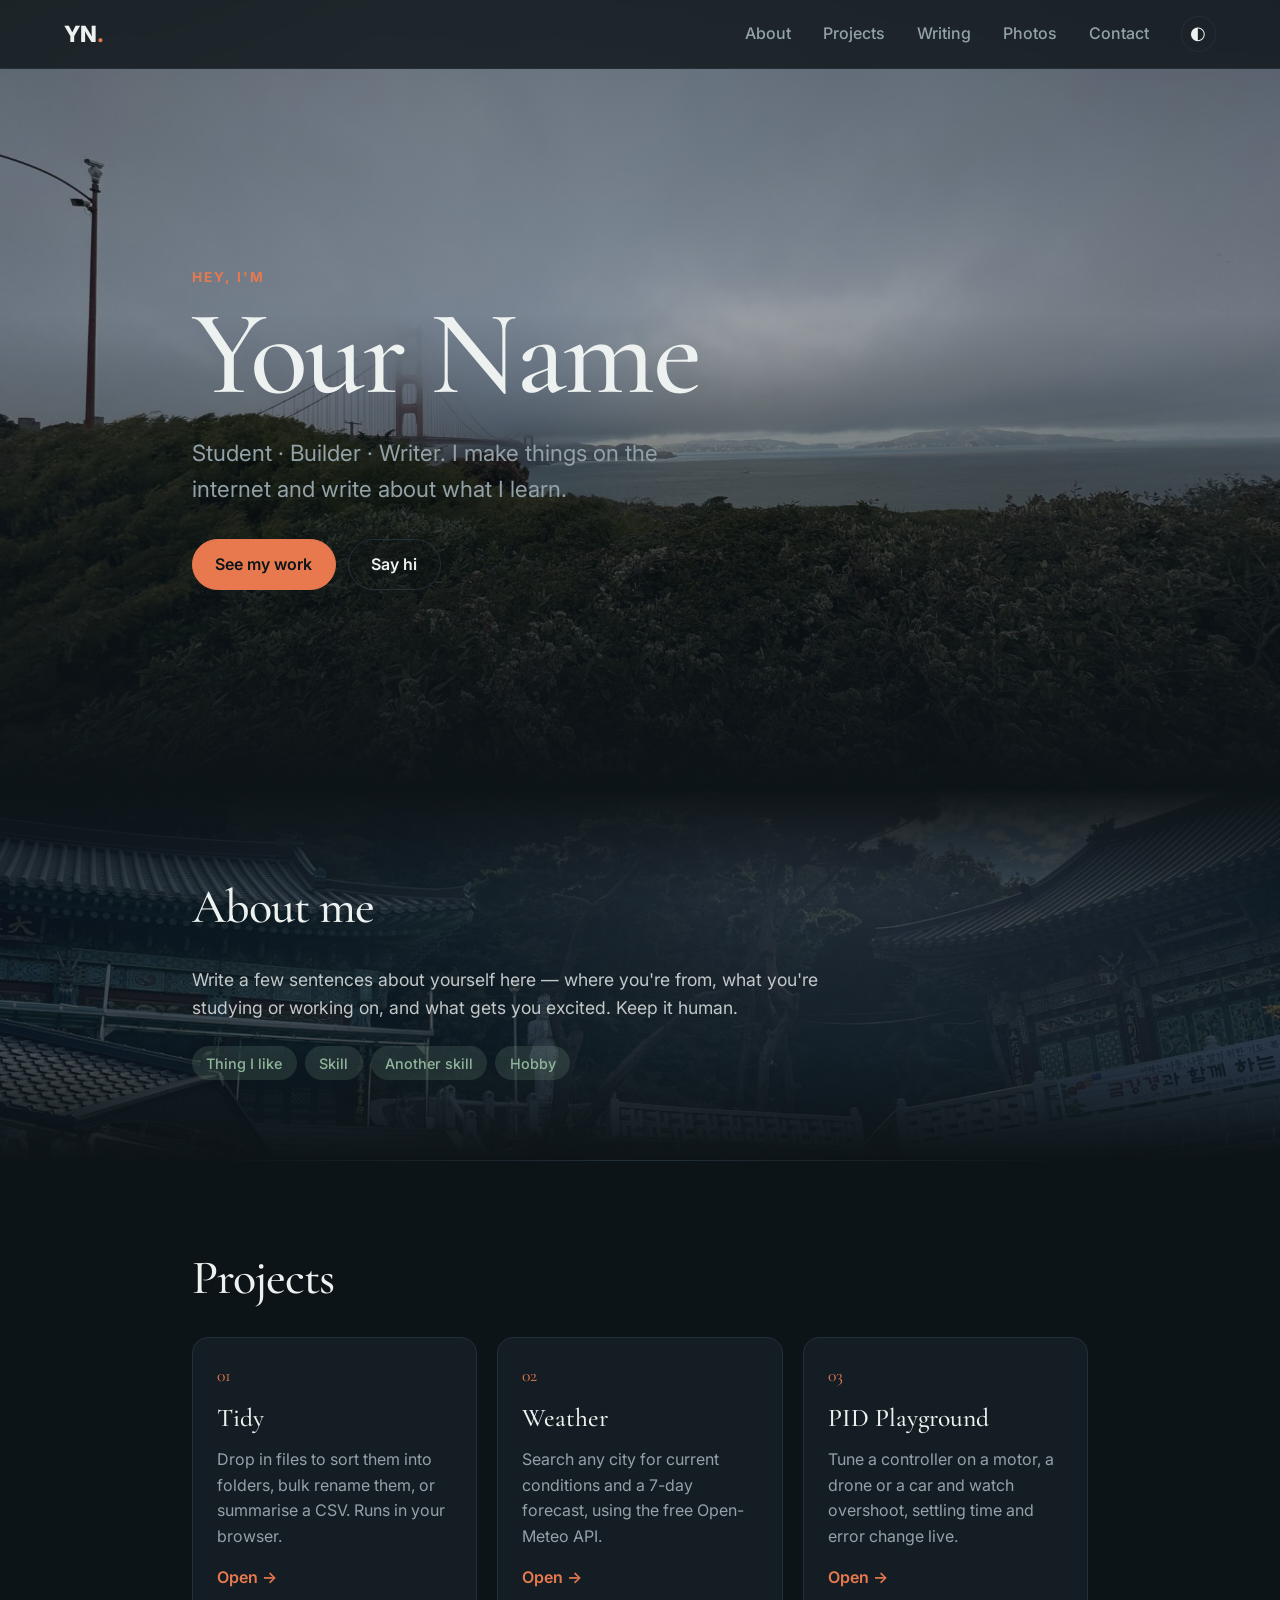
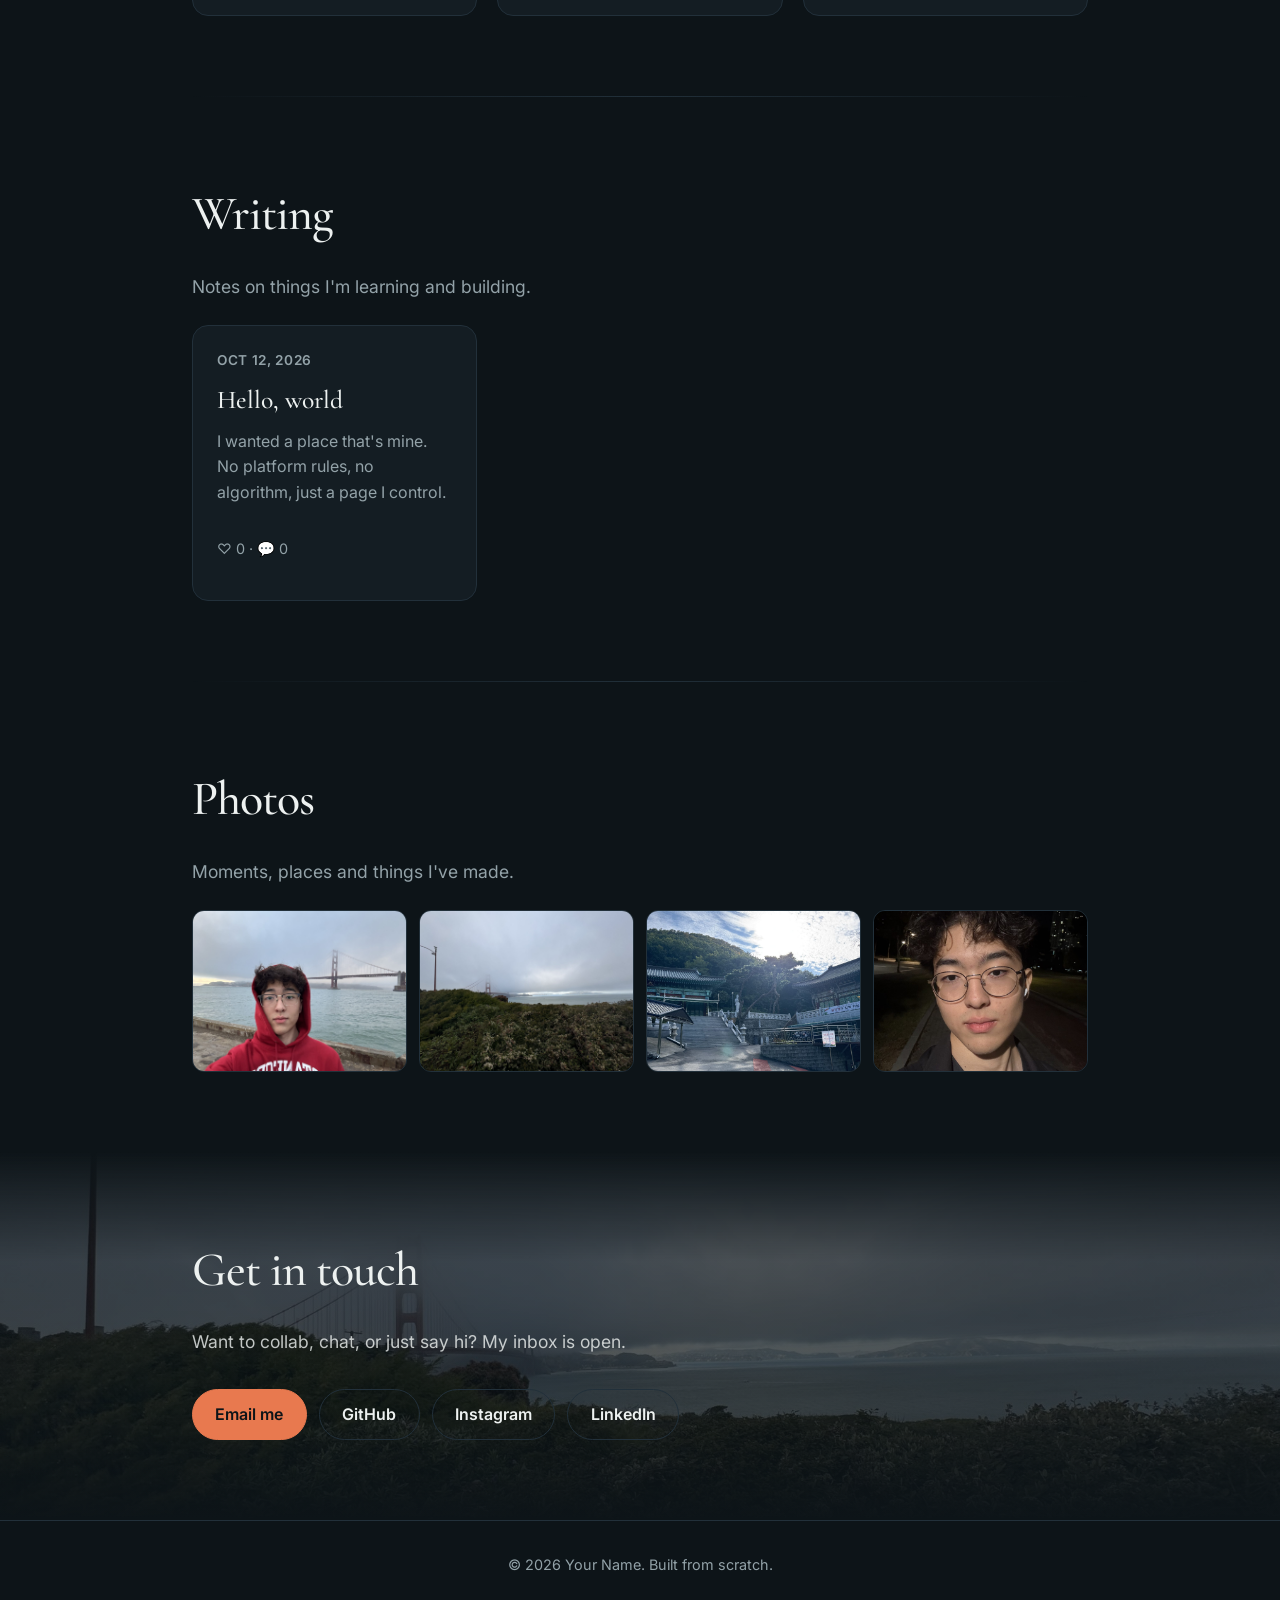
<file: index.html>
<!doctype html>
<html lang="en">
<head>
  <meta charset="utf-8">
  <meta name="viewport" content="width=device-width, initial-scale=1">
  <title>Your Name — Personal Website</title>
  <meta name="description" content="Personal website of Your Name.">
  <link rel="preconnect" href="https://fonts.googleapis.com">
  <link rel="preconnect" href="https://fonts.gstatic.com" crossorigin>
  <link href="https://fonts.googleapis.com/css2?family=Cormorant+Garamond:wght@500;600&family=Inter:wght@400;500;700;800&display=swap" rel="stylesheet">
  <link rel="stylesheet" href="style.css">
  <link rel="icon" href="data:image/svg+xml,<svg xmlns='http://www.w3.org/2000/svg' viewBox='0 0 100 100'><text y='.9em' font-size='90'>⚡</text></svg>">
</head>
<body>
  <header class="nav">
    <a href="#top" class="logo">YN<span>.</span></a>
    <nav>
      <a href="#about">About</a>
      <a href="#projects">Projects</a>
      <a href="#writing">Writing</a>
      <a href="#photos">Photos</a>
      <a href="#contact">Contact</a>
      <button id="theme-toggle" aria-label="Toggle dark mode">◐</button>
    </nav>
  </header>

  <main id="top">
    <!-- HERO -->
    <section class="hero">
      <p class="eyebrow">Hey, I'm</p>
      <h1>Your Name</h1>
      <p class="tagline">Student · Builder · Writer. I make things on the internet and write about what I learn.</p>
      <div class="hero-buttons">
        <a href="#projects" class="btn primary">See my work</a>
        <a href="#contact" class="btn">Say hi</a>
      </div>
    </section>

    <!-- ABOUT -->
    <section id="about" class="section photo-bg reveal" style="--photo: url('images/temple.jpg')">
      <h2>About me</h2>
      <p>
        Write a few sentences about yourself here — where you're from, what you're
        studying or working on, and what gets you excited. Keep it human.
      </p>
      <ul class="tags">
        <li>Thing I like</li>
        <li>Skill</li>
        <li>Another skill</li>
        <li>Hobby</li>
      </ul>
    </section>

    <!-- PROJECTS -->
    <section id="projects" class="section reveal">
      <h2>Projects</h2>
      <div class="grid">
        <article class="card">
          <span class="num">01</span>
          <h3>Tidy</h3>
          <p>Drop in files to sort them into folders, bulk rename them, or summarise a CSV. Runs in your browser.</p>
          <a href="tidy-web/" class="link">Open →</a>
        </article>
        <article class="card">
          <span class="num">02</span>
          <h3>Weather</h3>
          <p>Search any city for current conditions and a 7-day forecast, using the free Open-Meteo API.</p>
          <a href="weather/" class="link">Open →</a>
        </article>
        <article class="card">
          <span class="num">03</span>
          <h3>PID Playground</h3>
          <p>Tune a controller on a motor, a drone or a car and watch overshoot, settling time and error change live.</p>
          <a href="pid/" class="link">Open →</a>
        </article>
      </div>
    </section>

    <!-- WRITING -->
    <section id="writing" class="section reveal">
      <h2>Writing</h2>
      <p>Notes on things I'm learning and building.</p>
      <div class="grid" id="post-list"></div>
    </section>

    <!-- POST READER -->
    <dialog id="post-dialog" class="post-dialog">
      <article class="post-view">
        <button class="close" id="post-close" aria-label="Close">×</button>
        <p class="post-meta" id="post-meta"></p>
        <h2 id="post-title"></h2>
        <div class="post-body" id="post-body"></div>

        <div class="post-actions">
          <button class="like" id="post-like" aria-pressed="false">♡ <span id="like-count">0</span></button>
        </div>

        <h3>Comments</h3>
        <form id="comment-form" class="comment-form">
          <input id="comment-name" placeholder="Your name" maxlength="40" required>
          <textarea id="comment-text" placeholder="Say something nice…" maxlength="500" required></textarea>
          <button class="btn primary" type="submit">Post comment</button>
        </form>
        <ul class="comments" id="comment-list"></ul>
      </article>
    </dialog>

    <!-- PHOTOS
         Put your photos in the images/ folder, then add one <figure> per photo below.
         Example: <figure><img src="images/beach.jpg" alt="Me at the beach"></figure> -->
    <section id="photos" class="section reveal">
      <h2>Photos</h2>
      <p>Moments, places and things I've made.</p>
      <div class="gallery">
        <!-- Add photos here, e.g. <figure><img src="images/beach.jpg" alt="Me at the beach"></figure> -->
        <figure><img src="images/golden-gate.jpg" alt="Me in front of the Golden Gate Bridge on a foggy day" loading="lazy"></figure>
        <figure><img src="images/fog-coast.jpg" alt="Fog rolling over the coast with the Golden Gate Bridge in the distance" loading="lazy"></figure>
        <figure><img src="images/temple.jpg" alt="A temple with stone stairs and pine trees on a sunny day" loading="lazy"></figure>
        <figure><img src="images/night-portrait.jpg" alt="Me at night in a city park" loading="lazy"></figure>
      </div>
    </section>

    <!-- CONTACT -->
    <section id="contact" class="section photo-bg reveal" style="--photo: url('images/fog-coast.jpg')">
      <h2>Get in touch</h2>
      <p>Want to collab, chat, or just say hi? My inbox is open.</p>
      <div class="socials">
        <a href="mailto:you@example.com" class="btn primary">Email me</a>
        <a href="https://github.com/" class="btn" target="_blank" rel="noopener">GitHub</a>
        <a href="https://instagram.com/" class="btn" target="_blank" rel="noopener">Instagram</a>
        <a href="https://linkedin.com/" class="btn" target="_blank" rel="noopener">LinkedIn</a>
      </div>
    </section>
  </main>

  <footer>
    <p>© <span id="year"></span> Your Name. Built from scratch.</p>
  </footer>

  <script src="script.js"></script>
</body>
</html>
</file>
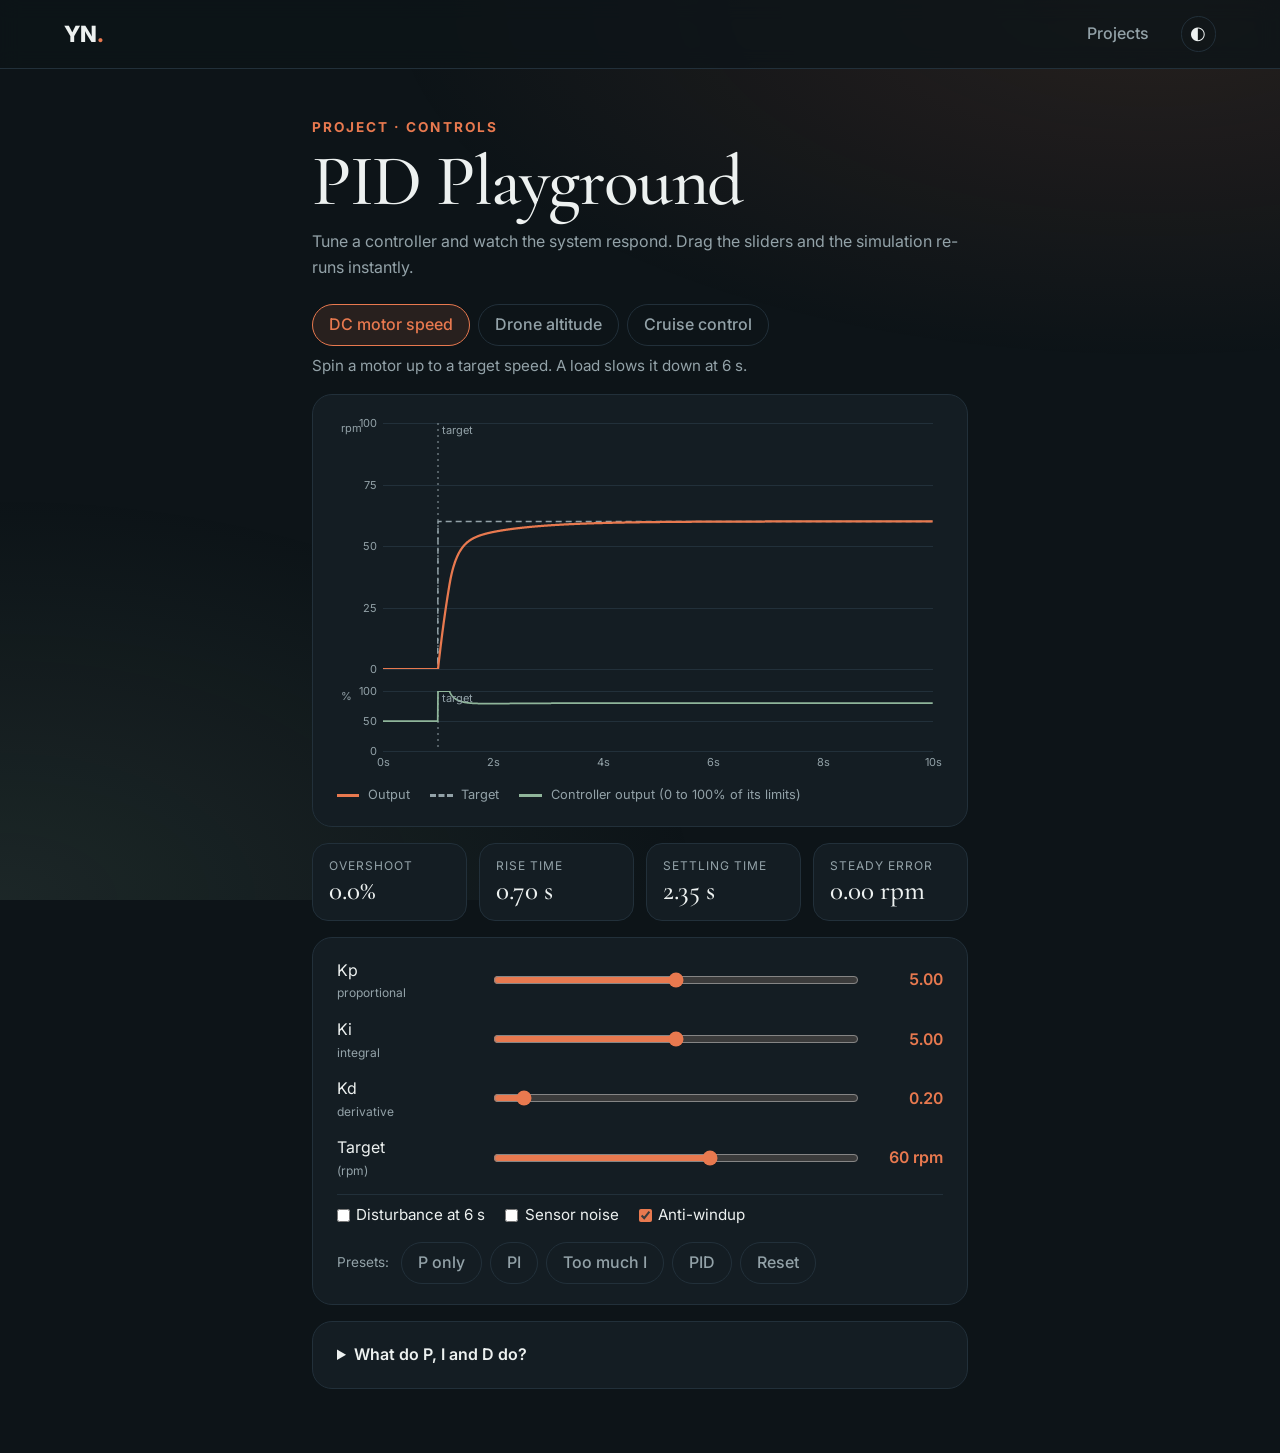
<file: pid/index.html>
<!DOCTYPE html>
<html lang="en">
<head>
  <meta charset="UTF-8">
  <meta name="viewport" content="width=device-width, initial-scale=1">
  <title>PID Playground</title>
  <link rel="preconnect" href="https://fonts.googleapis.com">
  <link rel="preconnect" href="https://fonts.gstatic.com" crossorigin>
  <link href="https://fonts.googleapis.com/css2?family=Cormorant+Garamond:wght@500;600&family=Inter:wght@400;500;700;800&display=swap" rel="stylesheet">
  <link rel="stylesheet" href="../shared/theme.css">
  <link rel="stylesheet" href="style.css">
  <script src="../shared/theme.js" defer></script>
</head>
<body>
  <header class="nav">
    <a href="../" class="logo">YN<span>.</span></a>
    <nav>
      <a href="../#projects">Projects</a>
      <button id="theme-toggle" aria-label="Toggle dark mode">◐</button>
    </nav>
  </header>

  <main>
    <p class="eyebrow">Project · Controls</p>
    <h1>PID Playground</h1>
    <p class="lead">Tune a controller and watch the system respond. Drag the sliders and the simulation re-runs instantly.</p>

    <div class="tabs" id="plants" role="tablist" aria-label="System to control"></div>
    <p class="blurb" id="blurb"></p>

    <section class="card chart-card">
      <canvas id="chart" role="img" aria-label="Response chart"></canvas>
      <canvas id="effort" role="img" aria-label="Controller output chart"></canvas>
      <div class="legend">
        <span><i class="sw out"></i> Output</span>
        <span><i class="sw sp"></i> Target</span>
        <span><i class="sw ef"></i> Controller output (0 to 100% of its limits)</span>
      </div>
    </section>

    <section class="metrics" id="metrics" aria-live="polite"></section>

    <section class="card controls">
      <div class="slider">
        <label for="kp">Kp <small>proportional</small></label>
        <input id="kp" type="range" min="0" max="10" step="0.05">
        <output id="kp-out"></output>
      </div>
      <div class="slider">
        <label for="ki">Ki <small>integral</small></label>
        <input id="ki" type="range" min="0" max="10" step="0.05">
        <output id="ki-out"></output>
      </div>
      <div class="slider">
        <label for="kd">Kd <small>derivative</small></label>
        <input id="kd" type="range" min="0" max="3" step="0.05">
        <output id="kd-out"></output>
      </div>
      <div class="slider">
        <label for="sp">Target <small id="sp-unit"></small></label>
        <input id="sp" type="range" min="1" step="1">
        <output id="sp-out"></output>
      </div>

      <div class="toggles">
        <label><input type="checkbox" id="disturb"> Disturbance at 6 s</label>
        <label><input type="checkbox" id="noise"> Sensor noise</label>
        <label><input type="checkbox" id="windup" checked> Anti-windup</label>
      </div>

      <div class="presets" id="presets"></div>
    </section>

    <details class="card explain">
      <summary>What do P, I and D do?</summary>
      <ul>
        <li><strong>P (proportional)</strong> pushes in proportion to the error. Higher is faster, but too high overshoots or oscillates, and P alone usually leaves a steady error.</li>
        <li><strong>I (integral)</strong> adds up past error, so it removes that leftover error and recovers from disturbances. Too much makes it overshoot and swing.</li>
        <li><strong>D (derivative)</strong> reacts to how fast the output is changing, so it damps overshoot. It also amplifies sensor noise, so turn on noise and raise Kd to see it.</li>
        <li><strong>Anti-windup</strong> stops the integral from piling up while the controller is maxed out. Turn it off and ask for a big jump to see the extra overshoot.</li>
      </ul>
      <p class="small">Error is measured as a fraction of each system's range, so the same gains behave similarly across the three systems. Derivative uses the measurement, not the error, to avoid a spike when the target jumps.</p>
    </details>
  </main>

  <script src="sim.js"></script>
  <script src="app.js"></script>
</body>
</html>
</file>
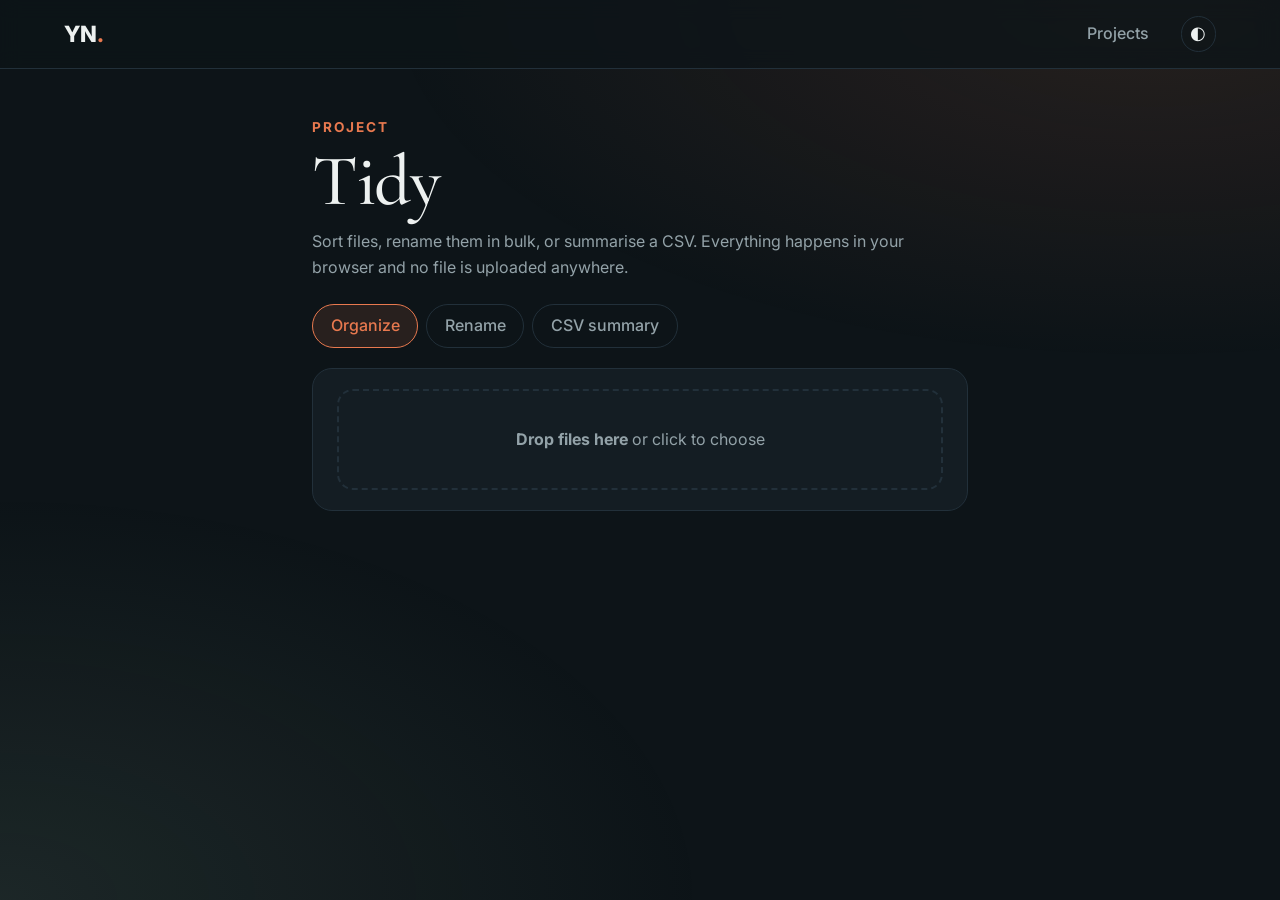
<file: tidy-web/index.html>
<!DOCTYPE html>
<html lang="en">
<head>
  <meta charset="UTF-8">
  <meta name="viewport" content="width=device-width, initial-scale=1">
  <title>Tidy</title>
  <link rel="preconnect" href="https://fonts.googleapis.com">
  <link rel="preconnect" href="https://fonts.gstatic.com" crossorigin>
  <link href="https://fonts.googleapis.com/css2?family=Cormorant+Garamond:wght@500;600&family=Inter:wght@400;500;700;800&display=swap" rel="stylesheet">
  <link rel="stylesheet" href="../shared/theme.css">
  <link rel="stylesheet" href="style.css">
  <script src="../shared/theme.js" defer></script>
</head>
<body>
  <header class="nav">
    <a href="../" class="logo">YN<span>.</span></a>
    <nav>
      <a href="../#projects">Projects</a>
      <button id="theme-toggle" aria-label="Toggle dark mode">◐</button>
    </nav>
  </header>
  <main>
    <p class="eyebrow">Project</p>
    <h1>Tidy</h1>
    <p class="lead">Sort files, rename them in bulk, or summarise a CSV. Everything happens in your browser and no file is uploaded anywhere.</p>

    <nav class="tabs" role="tablist">
      <button role="tab" data-tab="organize" aria-selected="true">Organize</button>
      <button role="tab" data-tab="rename" aria-selected="false">Rename</button>
      <button role="tab" data-tab="csv" aria-selected="false">CSV summary</button>
    </nav>

    <!-- ORGANIZE -->
    <section id="tab-organize" class="panel">
      <label class="drop" for="organize-files">
        <strong>Drop files here</strong> or click to choose
        <input id="organize-files" type="file" multiple hidden>
      </label>
      <div id="organize-result"></div>
      <button id="organize-download" class="primary" hidden>Download sorted .zip</button>
    </section>

    <!-- RENAME -->
    <section id="tab-rename" class="panel" hidden>
      <label class="drop" for="rename-files">
        <strong>Drop files here</strong> or click to choose
        <input id="rename-files" type="file" multiple hidden>
      </label>
      <div class="row">
        <label>Prefix <input id="rename-prefix" type="text" value="file"></label>
        <label>Start at <input id="rename-start" type="number" value="1" min="0"></label>
      </div>
      <div id="rename-result"></div>
      <button id="rename-download" class="primary" hidden>Download renamed .zip</button>
    </section>

    <!-- CSV -->
    <section id="tab-csv" class="panel" hidden>
      <label class="drop" for="csv-file">
        <strong>Drop a CSV file here</strong> or click to choose
        <input id="csv-file" type="file" accept=".csv,text/csv" hidden>
      </label>
      <div id="csv-result"></div>
    </section>

    <p id="status" role="status" aria-live="polite"></p>
  </main>
  <script src="app.js"></script>
</body>
</html>
</file>
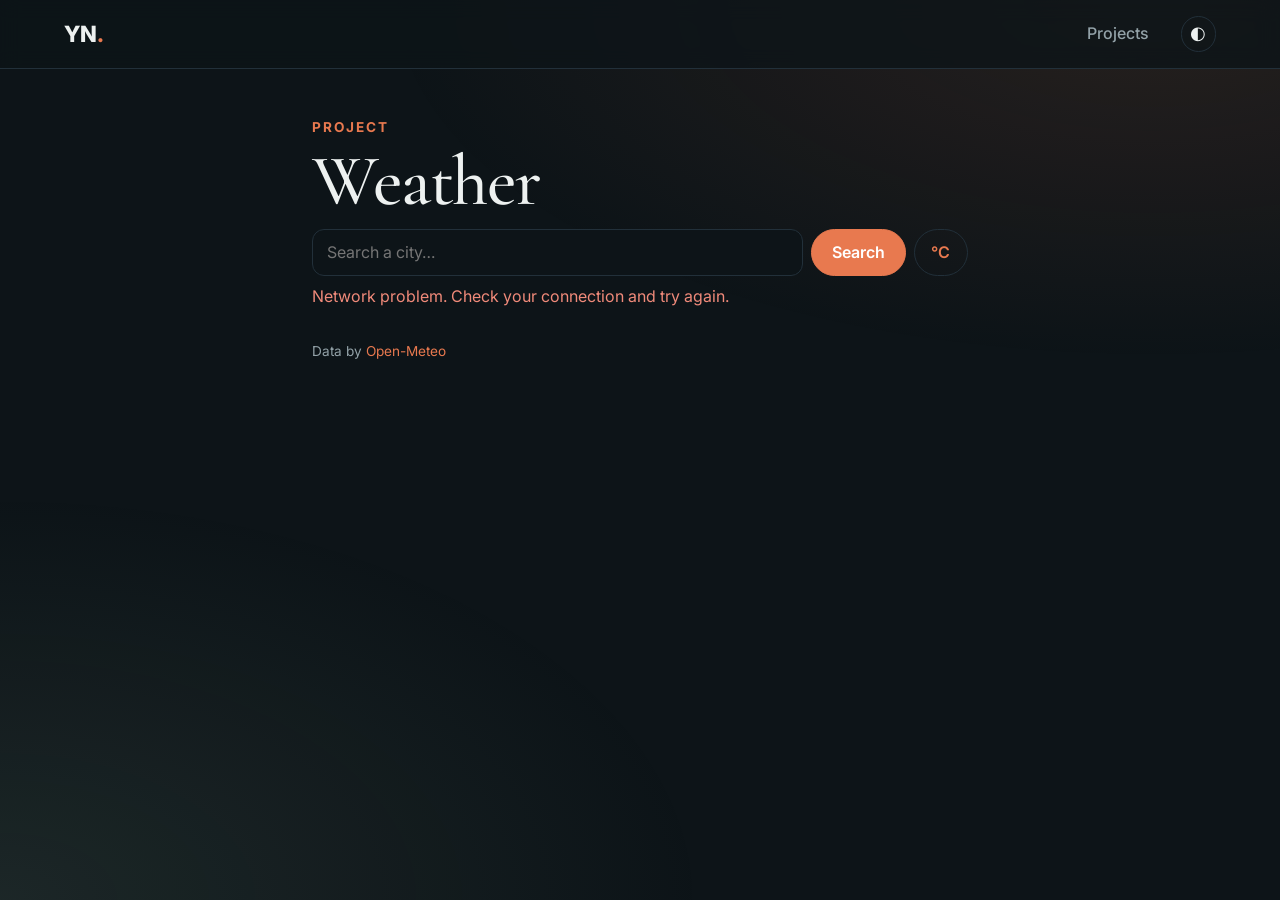
<file: weather/index.html>
<!DOCTYPE html>
<html lang="en">
<head>
  <meta charset="UTF-8">
  <meta name="viewport" content="width=device-width, initial-scale=1">
  <title>Weather</title>
  <link rel="preconnect" href="https://fonts.googleapis.com">
  <link rel="preconnect" href="https://fonts.gstatic.com" crossorigin>
  <link href="https://fonts.googleapis.com/css2?family=Cormorant+Garamond:wght@500;600&family=Inter:wght@400;500;700;800&display=swap" rel="stylesheet">
  <link rel="stylesheet" href="../shared/theme.css">
  <link rel="stylesheet" href="style.css">
  <script src="../shared/theme.js" defer></script>
</head>
<body>
  <header class="nav">
    <a href="../" class="logo">YN<span>.</span></a>
    <nav>
      <a href="../#projects">Projects</a>
      <button id="theme-toggle" aria-label="Toggle dark mode">◐</button>
    </nav>
  </header>
  <main>
    <p class="eyebrow">Project</p>
    <h1>Weather</h1>
    <form id="search">
      <input id="city" type="text" placeholder="Search a city…" autocomplete="off" required>
      <button type="submit" class="btn">Search</button>
      <button type="button" id="units" title="Switch units">°C</button>
    </form>

    <p id="status" role="status" aria-live="polite"></p>

    <section id="current" class="card" hidden>
      <h2 id="place"></h2>
      <p class="temp"><span id="temp"></span></p>
      <p id="desc"></p>
      <p class="meta">Feels like <span id="feels"></span> · Wind <span id="wind"></span> · Humidity <span id="humidity"></span></p>
    </section>

    <section id="forecast" class="card" hidden>
      <h3>7-day forecast</h3>
      <ul id="days"></ul>
    </section>

    <p class="credit">Data by <a href="https://open-meteo.com/">Open-Meteo</a></p>
  </main>
  <script src="app.js"></script>
</body>
</html>
</file>
<file: style.css>
/* Palette pulled from the photos: fog blue-gray, bridge orange, foliage green */
:root {
  --bg: #0d1418;
  --surface: #141d23;
  --text: #edf1f0;
  --muted: #93a2a8;
  --border: #22303a;
  --accent: #e8794f;
  --accent-2: #8fb59a;
  --accent-soft: rgba(232, 121, 79, 0.12);
  --serif: "Cormorant Garamond", Georgia, serif;
}

:root[data-theme="light"] {
  --bg: #eef2f3;
  --surface: #ffffff;
  --text: #17222a;
  --muted: #5a6a72;
  --border: #d8e0e3;
  --accent: #c2461f;
  --accent-2: #3f7a5c;
  --accent-soft: rgba(194, 70, 31, 0.1);
}

* { box-sizing: border-box; margin: 0; padding: 0; }

html { scroll-behavior: smooth; }

body {
  font-family: "Inter", system-ui, sans-serif;
  background: var(--bg);
  color: var(--text);
  line-height: 1.6;
  transition: background 0.4s, color 0.4s;
}

/* Soft ambient glow: bridge orange top right, foliage green bottom left */
body::before {
  content: "";
  position: fixed;
  inset: 0;
  z-index: -1;
  pointer-events: none;
  background:
    radial-gradient(60% 40% at 90% 0%, color-mix(in srgb, var(--accent) 12%, transparent), transparent),
    radial-gradient(55% 45% at 0% 100%, color-mix(in srgb, var(--accent-2) 12%, transparent), transparent);
}

/* Smooth colour change when switching themes */
.nav, .card, .btn, .tags li, .gallery figure, .post-dialog, .comments li, .comment-form input, .comment-form textarea {
  transition: background-color 0.4s, border-color 0.4s, color 0.4s, transform 0.2s;
}

a { color: inherit; text-decoration: none; }

/* NAV */
.nav {
  position: sticky;
  top: 0;
  z-index: 10;
  display: flex;
  justify-content: space-between;
  align-items: center;
  padding: 1rem clamp(1rem, 5vw, 4rem);
  background: color-mix(in srgb, var(--bg) 80%, transparent);
  backdrop-filter: blur(10px);
  border-bottom: 1px solid var(--border);
}

.logo { font-weight: 800; font-size: 1.4rem; }
.logo span { color: var(--accent); }

.nav nav { display: flex; align-items: center; gap: clamp(0.75rem, 3vw, 2rem); }
.nav nav a { color: var(--muted); font-weight: 500; transition: color 0.2s; }
.nav nav a:hover { color: var(--text); }

#theme-toggle {
  background: none;
  border: 1px solid var(--border);
  color: var(--text);
  border-radius: 50%;
  width: 2.2rem;
  height: 2.2rem;
  font-size: 1.1rem;
  cursor: pointer;
}

/* LAYOUT */
main { max-width: 960px; margin: 0 auto; padding: 0 clamp(1rem, 5vw, 2rem); }

.hero {
  min-height: 80vh;
  display: flex;
  flex-direction: column;
  justify-content: center;
}

.eyebrow { color: var(--accent); font-weight: 700; font-size: 1.1rem; }

h1 {
  font-family: var(--serif);
  font-size: clamp(3.5rem, 13vw, 7.5rem);
  font-weight: 500;
  line-height: 0.95;
  letter-spacing: -0.02em;
  margin: 0.5rem 0 1.5rem;
}

.section h2, .post-view h2 { font-family: var(--serif); font-weight: 500; font-size: clamp(2.2rem, 5vw, 3rem); }

/* Hero: your fog photo, full width, fading smoothly into the page */
.hero { position: relative; isolation: isolate; }
.hero::before {
  content: "";
  position: absolute;
  z-index: -1;
  top: -4.5rem;
  bottom: 0;
  left: 50%;
  width: 100vw;
  margin-left: -50vw;
  background:
    linear-gradient(180deg,
      color-mix(in srgb, var(--bg) 55%, transparent) 0%,
      color-mix(in srgb, var(--bg) 35%, transparent) 40%,
      var(--bg) 100%),
    url("images/fog-coast.jpg") center 30% / cover no-repeat;
}
:root[data-theme="light"] .hero::before {
  background:
    linear-gradient(180deg,
      color-mix(in srgb, var(--bg) 70%, transparent) 0%,
      color-mix(in srgb, var(--bg) 55%, transparent) 40%,
      var(--bg) 100%),
    url("images/fog-coast.jpg") center 30% / cover no-repeat;
}

.eyebrow { text-transform: uppercase; letter-spacing: 0.15em; font-size: 0.85rem; }

.card { border-radius: 1.25rem; }
.card h3 { font-family: var(--serif); font-size: 1.6rem; font-weight: 500; }
.card .num { color: var(--accent); font-family: var(--serif); font-size: 1.1rem; display: block; margin-bottom: 0.5rem; }

.tagline { font-size: clamp(1.1rem, 2.5vw, 1.4rem); color: var(--muted); max-width: 36ch; }

.hero-buttons, .socials { display: flex; flex-wrap: wrap; gap: 0.75rem; margin-top: 2rem; }

.btn {
  display: inline-block;
  padding: 0.75rem 1.4rem;
  border-radius: 999px;
  border: 1px solid var(--border);
  font-weight: 600;
  transition: transform 0.2s, border-color 0.2s;
}
.btn:hover { transform: translateY(-2px); border-color: var(--accent); }
.btn.primary { background: var(--accent); color: #0d1418; border-color: var(--accent); }
:root[data-theme="light"] .btn.primary { color: #ffffff; }

/* Sections divided by a fading line instead of a hard border */
.section {
  padding: 5rem 0;
  background: linear-gradient(90deg, transparent, var(--border), transparent) top / 100% 1px no-repeat;
}
.section h2 { letter-spacing: -0.02em; margin-bottom: 1.25rem; }
.section > p { color: var(--muted); font-size: 1.1rem; max-width: 60ch; }

.tags { display: flex; flex-wrap: wrap; gap: 0.5rem; list-style: none; margin-top: 1.5rem; }
.tags li {
  background: color-mix(in srgb, var(--accent-2) 16%, transparent);
  color: var(--accent-2);
  padding: 0.35rem 0.9rem;
  border-radius: 999px;
  font-size: 0.9rem;
  font-weight: 500;
}

.grid { display: grid; grid-template-columns: repeat(auto-fill, minmax(250px, 1fr)); gap: 1.25rem; }

.card {
  background: var(--surface);
  border: 1px solid var(--border);
  border-radius: 1rem;
  padding: 1.5rem;
  transition: transform 0.2s, border-color 0.2s;
}
.card:hover { transform: translateY(-4px); border-color: var(--accent); }
.card h3 { margin-bottom: 0.5rem; }
.card p { color: var(--muted); margin-bottom: 1rem; }
.link { color: var(--accent); font-weight: 600; }

/* GALLERY */
.section > p + .grid { margin-top: 1.5rem; }
.gallery { display: grid; grid-template-columns: repeat(auto-fill, minmax(190px, 1fr)); gap: 0.75rem; margin-top: 1.5rem; }
.gallery figure {
  margin: 0;
  border-radius: 0.75rem;
  overflow: hidden;
  border: 1px solid var(--border);
  aspect-ratio: 4 / 3;
  background: var(--surface);
}
.gallery img { width: 100%; height: 100%; object-fit: cover; display: block; transition: transform 0.4s; }
.gallery figure:hover img { transform: scale(1.05); }
.gallery figcaption { position: absolute; }
.gallery .empty { color: var(--muted); font-size: 0.95rem; grid-column: 1 / -1; }

/* POSTS */
.post-card { cursor: pointer; display: flex; flex-direction: column; }
.post-card .post-meta { margin-bottom: 0.5rem; }
.post-card .stats { margin-top: auto; color: var(--muted); font-size: 0.9rem; padding-top: 1rem; }
.post-meta { color: var(--accent); font-size: 0.85rem; font-weight: 600; text-transform: uppercase; letter-spacing: 0.05em; }

.post-dialog {
  width: min(680px, calc(100% - 2rem));
  max-height: 88vh;
  padding: 0;
  border: 1px solid var(--border);
  border-radius: 1.25rem;
  background: var(--surface);
  color: var(--text);
}
.post-dialog::backdrop { background: rgba(0, 0, 0, 0.6); backdrop-filter: blur(4px); }

.post-view { padding: clamp(1.5rem, 4vw, 2.5rem); position: relative; }
.post-view h2 { font-size: 2rem; letter-spacing: -0.02em; margin: 0.5rem 0 1rem; }
.post-view h3 { margin: 2rem 0 1rem; }
.post-body p { color: var(--muted); margin-bottom: 1rem; font-size: 1.05rem; }

.close {
  position: absolute; top: 1rem; right: 1rem;
  background: none; border: 1px solid var(--border); color: var(--text);
  width: 2.2rem; height: 2.2rem; border-radius: 50%; font-size: 1.3rem; cursor: pointer;
}

.post-actions { margin-top: 1.5rem; }
.like {
  background: none; border: 1px solid var(--border); color: var(--text);
  padding: 0.5rem 1rem; border-radius: 999px; font: inherit; font-weight: 600; cursor: pointer;
  transition: transform 0.15s, border-color 0.2s, color 0.2s;
}
.like:hover { transform: scale(1.05); }
.like[aria-pressed="true"] { color: #f43f5e; border-color: #f43f5e; }

.comment-form { display: grid; gap: 0.6rem; margin-bottom: 1.5rem; }
.comment-form input, .comment-form textarea {
  font: inherit; color: var(--text); background: var(--bg);
  border: 1px solid var(--border); border-radius: 0.6rem; padding: 0.7rem 0.9rem;
}
.comment-form textarea { min-height: 90px; resize: vertical; }
.comment-form input:focus, .comment-form textarea:focus { outline: 2px solid var(--accent); border-color: transparent; }
.comment-form .btn { justify-self: start; cursor: pointer; font: inherit; }

.comments { list-style: none; display: grid; gap: 0.75rem; }
.comments li { background: var(--bg); border: 1px solid var(--border); border-radius: 0.75rem; padding: 0.9rem 1rem; }
.comments strong { display: block; font-size: 0.95rem; }
.comments time { color: var(--muted); font-size: 0.8rem; }
.comments p { color: var(--muted); margin-top: 0.3rem; }
.comments .none { color: var(--muted); border: none; background: none; padding: 0; }

footer { text-align: center; padding: 2rem; color: var(--muted); font-size: 0.9rem; border-top: 1px solid var(--border); }

/* Scroll reveal */
.reveal { opacity: 0; transform: translateY(24px); transition: opacity 0.7s, transform 0.7s; }
.reveal.visible { opacity: 1; transform: none; }

@media (prefers-reduced-motion: reduce) {
  html { scroll-behavior: auto; }
  .reveal { opacity: 1; transform: none; transition: none; }
}

@media (max-width: 480px) {
  .nav nav a { font-size: 0.9rem; }
}

/* PHOTO BACKGROUND SECTIONS: full-width photo with a fade so text stays readable */
.photo-bg { position: relative; isolation: isolate; }
.photo-bg::before {
  content: "";
  position: absolute;
  z-index: -1;
  inset: 0;
  left: 50%;
  width: 100vw;
  margin-left: -50vw;
  background:
    linear-gradient(180deg, var(--bg) 0%, color-mix(in srgb, var(--bg) 72%, transparent) 30%, color-mix(in srgb, var(--bg) 72%, transparent) 70%, var(--bg) 100%),
    var(--photo) center / cover no-repeat;
}
.photo-bg > p { color: color-mix(in srgb, var(--text) 80%, transparent); }

/* Post thumbnails and in-post images (for posts that have a photo) */
.post-card .thumb { width: 100%; aspect-ratio: 16 / 10; object-fit: cover; border-radius: 0.75rem; margin-bottom: 1rem; display: block; }
.post-image { width: 100%; border-radius: 0.9rem; margin: 0.5rem 0 1.25rem; display: block; }
.post-body p { white-space: pre-line; }
</file>
<file: shared/theme.css>
/* Shared look for the tool pages. Matches the main site's palette, fonts and nav. */
:root {
  --bg: #0d1418;
  --surface: #141d23;
  --text: #edf1f0;
  --muted: #93a2a8;
  --border: #22303a;
  --accent: #e8794f;
  --accent-2: #8fb59a;
  --accent-soft: rgba(232, 121, 79, 0.12);
  --error: #f08a7a;
  --serif: "Cormorant Garamond", Georgia, serif;
}

:root[data-theme="light"] {
  --bg: #eef2f3;
  --surface: #ffffff;
  --text: #17222a;
  --muted: #5a6a72;
  --border: #d8e0e3;
  --accent: #c2461f;
  --accent-2: #3f7a5c;
  --accent-soft: rgba(194, 70, 31, 0.1);
  --error: #b3261e;
}

* { box-sizing: border-box; margin: 0; padding: 0; }

body {
  font-family: "Inter", system-ui, sans-serif;
  background: var(--bg);
  color: var(--text);
  line-height: 1.6;
  transition: background 0.4s, color 0.4s;
}

body::before {
  content: "";
  position: fixed;
  inset: 0;
  z-index: -1;
  pointer-events: none;
  background:
    radial-gradient(60% 40% at 90% 0%, color-mix(in srgb, var(--accent) 12%, transparent), transparent),
    radial-gradient(55% 45% at 0% 100%, color-mix(in srgb, var(--accent-2) 12%, transparent), transparent);
}

a { color: inherit; text-decoration: none; }

.nav {
  position: sticky;
  top: 0;
  z-index: 10;
  display: flex;
  justify-content: space-between;
  align-items: center;
  padding: 1rem clamp(1rem, 5vw, 4rem);
  background: color-mix(in srgb, var(--bg) 80%, transparent);
  backdrop-filter: blur(10px);
  border-bottom: 1px solid var(--border);
}
.logo { font-weight: 800; font-size: 1.4rem; }
.logo span { color: var(--accent); }
.nav nav { display: flex; align-items: center; gap: clamp(0.75rem, 3vw, 2rem); }
.nav nav a { color: var(--muted); font-weight: 500; transition: color 0.2s; }
.nav nav a:hover { color: var(--text); }

#theme-toggle {
  background: none;
  border: 1px solid var(--border);
  color: var(--text);
  border-radius: 50%;
  width: 2.2rem;
  height: 2.2rem;
  font-size: 1.1rem;
  cursor: pointer;
}

main { max-width: 720px; margin: 0 auto; padding: 3rem clamp(1rem, 5vw, 2rem) 4rem; }

.eyebrow { color: var(--accent); font-weight: 700; text-transform: uppercase; letter-spacing: 0.15em; font-size: 0.85rem; }

h1 {
  font-family: var(--serif);
  font-size: clamp(2.8rem, 9vw, 4.5rem);
  font-weight: 500;
  line-height: 1;
  letter-spacing: -0.02em;
  margin: 0.4rem 0 0.75rem;
}
h2, h3 { font-family: var(--serif); font-weight: 500; }
.lead { color: var(--muted); margin-bottom: 1.5rem; }

.card, .panel, section.card {
  background: var(--surface);
  border: 1px solid var(--border);
  border-radius: 1.25rem;
  padding: 1.25rem 1.5rem;
}

input[type="text"], input[type="number"], input[type="search"] {
  font: inherit;
  padding: 0.6rem 0.9rem;
  border-radius: 0.75rem;
  border: 1px solid var(--border);
  background: var(--bg);
  color: var(--text);
}
input:focus-visible, button:focus-visible { outline: 2px solid var(--accent); outline-offset: 2px; }

.btn, button.primary {
  font: inherit;
  font-weight: 600;
  cursor: pointer;
  padding: 0.6rem 1.25rem;
  border-radius: 999px;
  border: 1px solid var(--accent);
  background: var(--accent);
  color: #fff;
  transition: transform 0.2s, opacity 0.2s;
}
.btn:hover, button.primary:hover { transform: translateY(-1px); opacity: 0.92; }
.btn.ghost { background: transparent; color: var(--accent); }

.credit { color: var(--muted); font-size: 0.85rem; margin-top: 2rem; }
.credit a { color: var(--accent); }
</file>
<file: pid/style.css>
.tabs { display: flex; gap: 0.5rem; margin: 1.25rem 0 0.5rem; flex-wrap: wrap; }
.tabs button, .presets button {
  font: inherit; font-weight: 500; cursor: pointer; padding: 0.45rem 1rem; border-radius: 999px;
  border: 1px solid var(--border); background: transparent; color: var(--muted);
  transition: color 0.2s, background 0.2s, border-color 0.2s;
}
.tabs button:hover, .presets button:hover { color: var(--text); border-color: var(--muted); }
.tabs button[aria-selected="true"] { background: var(--accent-soft); border-color: var(--accent); color: var(--accent); }

.blurb { color: var(--muted); font-size: 0.95rem; margin-bottom: 1rem; }

.chart-card { padding: 1rem; }
canvas { display: block; width: 100%; }
#chart { height: 260px; }
#effort { height: 90px; margin-top: 0.5rem; }

.legend { display: flex; gap: 1.25rem; flex-wrap: wrap; margin-top: 0.75rem; font-size: 0.8rem; color: var(--muted); }
.sw { display: inline-block; width: 1.4rem; height: 0; border-top: 3px solid; vertical-align: middle; margin-right: 0.3rem; }
.sw.out { border-color: var(--accent); }
.sw.sp { border-color: var(--muted); border-top-style: dashed; }
.sw.ef { border-color: var(--accent-2); }

.metrics { display: grid; grid-template-columns: repeat(auto-fit, minmax(130px, 1fr)); gap: 0.75rem; margin: 1rem 0; }
.metric { background: var(--surface); border: 1px solid var(--border); border-radius: 1rem; padding: 0.75rem 1rem; }
.metric span { display: block; font-size: 0.75rem; color: var(--muted); text-transform: uppercase; letter-spacing: 0.08em; }
.metric strong { font-family: var(--serif); font-weight: 500; font-size: 1.7rem; line-height: 1.2; }
.metric.warn strong { color: var(--error); }

.controls { display: grid; gap: 0.9rem; }
.slider { display: grid; grid-template-columns: 9rem 1fr 4.5rem; align-items: center; gap: 0.75rem; }
.slider label small { color: var(--muted); font-weight: 400; display: block; font-size: 0.75rem; }
.slider output { text-align: right; font-variant-numeric: tabular-nums; color: var(--accent); font-weight: 600; }
input[type="range"] { width: 100%; accent-color: var(--accent); }

.toggles { display: flex; gap: 1.25rem; flex-wrap: wrap; padding-top: 0.5rem; border-top: 1px solid var(--border); }
.toggles label { display: flex; align-items: center; gap: 0.4rem; cursor: pointer; font-size: 0.95rem; }
.toggles input { accent-color: var(--accent); }

.presets { display: flex; gap: 0.5rem; flex-wrap: wrap; align-items: center; }
.presets::before { content: "Presets:"; color: var(--muted); font-size: 0.85rem; margin-right: 0.25rem; }

.explain { margin-top: 1rem; }
.explain summary { cursor: pointer; font-weight: 600; }
.explain ul { margin: 0.75rem 0 0.5rem 1.2rem; color: var(--muted); }
.explain li { margin-bottom: 0.4rem; }
.explain strong { color: var(--text); }
.small { font-size: 0.85rem; color: var(--muted); }

@media (max-width: 520px) {
  .slider { grid-template-columns: 1fr 4rem; }
  .slider label { grid-column: 1 / -1; }
}
</file>
<file: tidy-web/style.css>
.tabs { display: flex; gap: 0.5rem; margin: 1.25rem 0; flex-wrap: wrap; }
.tabs button {
  font: inherit; font-weight: 500; cursor: pointer; padding: 0.5rem 1.1rem; border-radius: 999px;
  border: 1px solid var(--border); background: transparent; color: var(--muted);
  transition: color 0.2s, background 0.2s, border-color 0.2s;
}
.tabs button:hover { color: var(--text); }
.tabs button[aria-selected="true"] { background: var(--accent-soft); border-color: var(--accent); color: var(--accent); }

.drop {
  display: block; text-align: center; padding: 2.25rem 1rem; cursor: pointer;
  border: 2px dashed var(--border); border-radius: 1rem; color: var(--muted);
  transition: border-color 0.2s, background 0.2s;
}
.drop:hover, .drop.over { border-color: var(--accent); background: var(--accent-soft); color: var(--text); }

.row { display: flex; gap: 1rem; margin: 1rem 0; flex-wrap: wrap; }
.row label { display: flex; flex-direction: column; font-size: 0.9rem; color: var(--muted); gap: 0.25rem; }

button.primary { margin-top: 1rem; }

.group { margin-top: 1rem; }
.group h3 { font-size: 1.3rem; margin: 0 0 0.15rem; }
.group ul, ul.group { padding-left: 1.2rem; color: var(--muted); font-size: 0.9rem; }

table { width: 100%; border-collapse: collapse; margin-top: 1rem; font-size: 0.9rem; }
th, td { text-align: left; padding: 0.5rem; border-bottom: 1px solid var(--border); vertical-align: top; }
th { color: var(--muted); font-weight: 600; }
.meta { color: var(--muted); font-size: 0.9rem; margin-top: 1rem; }

#status { min-height: 1.5rem; color: var(--muted); margin-top: 1rem; }
#status.error { color: var(--error); }
</file>
<file: weather/style.css>
#search { display: flex; gap: 0.5rem; margin-bottom: 0.5rem; }
#search input { flex: 1; min-width: 0; }
#units {
  font: inherit; font-weight: 600; cursor: pointer; min-width: 3.4rem;
  border-radius: 999px; border: 1px solid var(--border); background: transparent; color: var(--accent);
}

#status { min-height: 1.5rem; color: var(--muted); }
#status.error { color: var(--error); }

section.card { margin-top: 1rem; }
#place { font-size: 1.8rem; }
.temp { font-family: var(--serif); font-size: 4.5rem; line-height: 1.1; margin: 0.25rem 0; }
.meta { color: var(--muted); font-size: 0.9rem; }

#days { list-style: none; }
#days li { padding: 0.5rem 0; border-bottom: 1px solid var(--border); }
#days li:last-child { border-bottom: 0; }
h3 { font-size: 1.5rem; margin-bottom: 0.5rem; }
</file>
